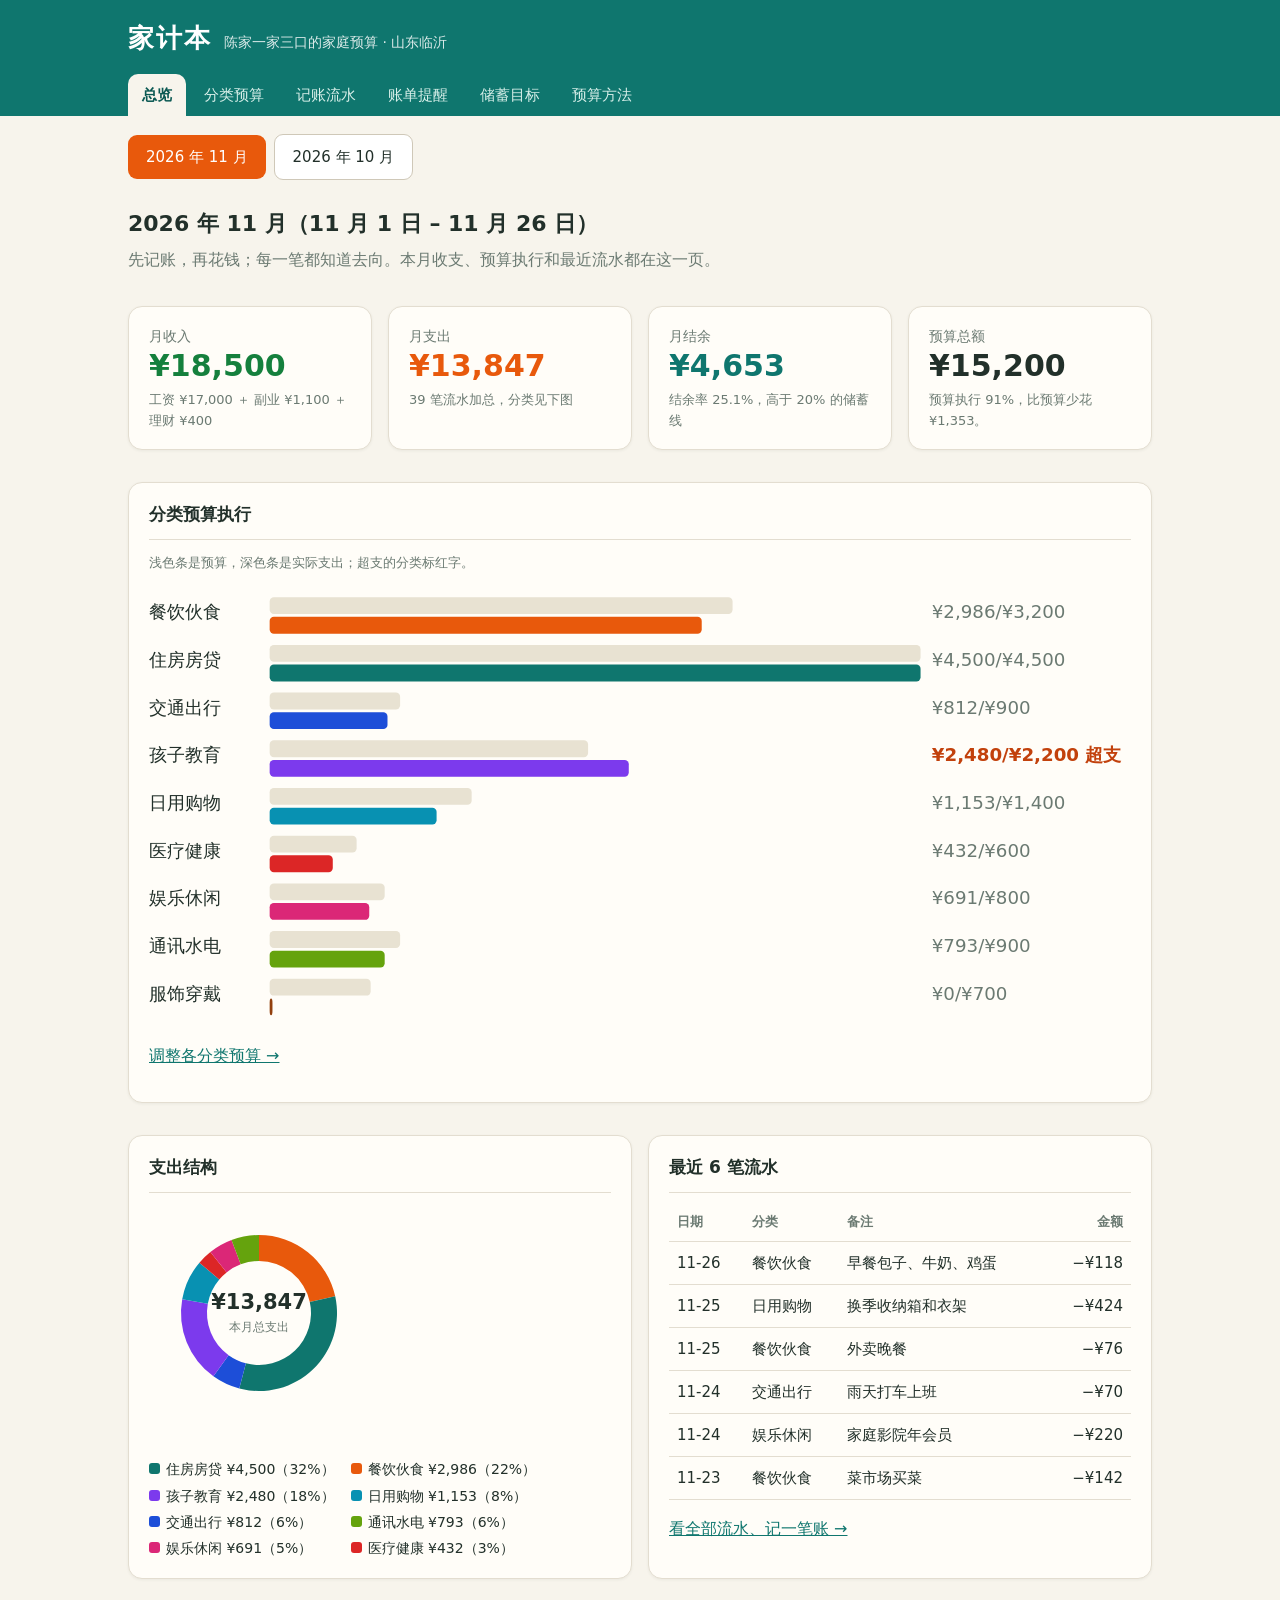
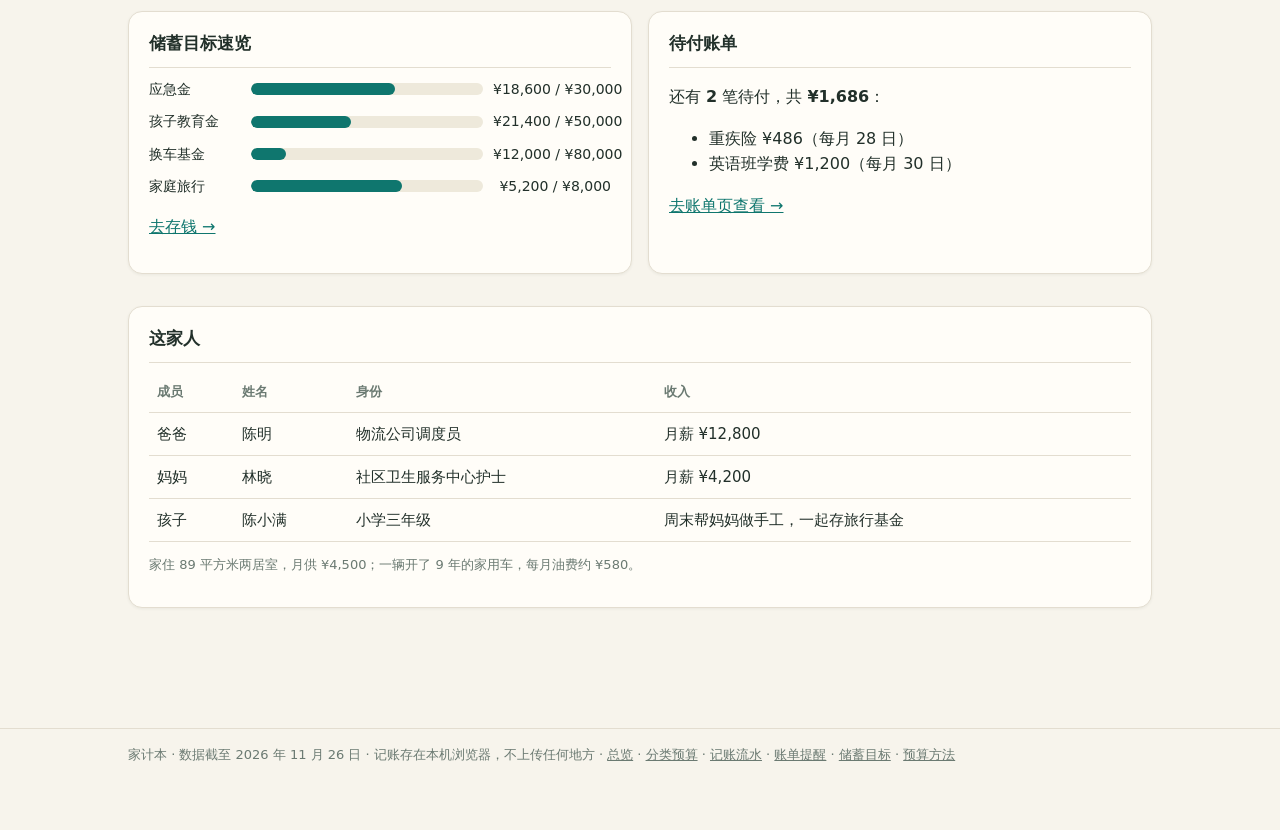
<file: app/index.html>
<!doctype html>
<html lang="zh-CN">
<head>
<meta charset="utf-8">
<meta name="viewport" content="width=device-width, initial-scale=1">
<title>家计本 · 陈家家庭预算总览</title>
<meta name="description" content="陈家一家三口的家庭预算总览：月收入、月支出、结余、分类预算执行和支出结构，数字来自 2026 年 11 月的真实记账。">
<link rel="stylesheet" href="style.css">
<script src="data.js"></script>
<script src="store.js"></script>
<script src="charts.js"></script>
<script src="overview.js" defer></script>
</head>
<body>
<header class="topbar">
  <div class="wrap">
    <div class="brand">
      <h1><a href="index.html">家计本</a></h1>
      <span class="sub">陈家一家三口的家庭预算 · 山东临沂</span>
    </div>
    <nav aria-label="主要栏目">
      <a href="index.html" aria-current="page">总览</a>
      <a href="budget.html">分类预算</a>
      <a href="records.html">记账流水</a>
      <a href="bills.html">账单提醒</a>
      <a href="goals.html">储蓄目标</a>
      <a href="guide.html">预算方法</a>
    </nav>
  </div>
</header>
<main class="wrap">
  <div class="month-switch" role="group" aria-label="选择月份">
    <button data-month="2026-11" aria-pressed="true">2026 年 11 月</button>
    <button data-month="2026-10" aria-pressed="false">2026 年 10 月</button>
  </div>
  <h2 id="monthLabel">2026 年 11 月</h2>
  <p class="lead">先记账，再花钱；每一笔都知道去向。本月收支、预算执行和最近流水都在这一页。</p>

  <div class="grid four">
    <section class="card stat"><div class="cap">月收入</div><div class="num income" id="statIncome">¥18,500</div><div class="note">工资 ¥17,000 ＋ 副业 ¥1,100 ＋ 理财 ¥400</div></section>
    <section class="card stat"><div class="cap">月支出</div><div class="num expense" id="statExpense">¥13,847</div><div class="note">39 笔流水加总，分类见下图</div></section>
    <section class="card stat"><div class="cap">月结余</div><div class="num balance" id="statBalance">¥4,653</div><div class="note">结余率 25.1%，高于 20% 的储蓄线</div></section>
    <section class="card stat"><div class="cap">预算总额</div><div class="num" id="statBudget">¥15,200</div><div class="note" id="budgetNote">预算执行 91.1%，比预算少花 ¥1,353。</div></section>
  </div>

  <section class="card">
    <h3>分类预算执行</h3>
    <p class="hint">浅色条是预算，深色条是实际支出；超支的分类标红字。</p>
    <div id="barChart"></div>
    <p><a href="budget.html">调整各分类预算 →</a></p>
  </section>

  <div class="grid two">
    <section class="card">
      <h3>支出结构</h3>
      <div class="donut-side">
        <div id="donutChart"></div>
        <ul class="legend" id="donutLegend"></ul>
      </div>
    </section>
    <section class="card">
      <h3>最近 6 笔流水</h3>
      <table>
        <thead><tr><th>日期</th><th>分类</th><th>备注</th><th class="num">金额</th></tr></thead>
        <tbody id="recentList"></tbody>
      </table>
      <p><a href="records.html">看全部流水、记一笔账 →</a></p>
    </section>
  </div>

  <div class="grid two">
    <section class="card">
      <h3>储蓄目标速览</h3>
      <div id="goalMini"></div>
      <p><a href="goals.html">去存钱 →</a></p>
    </section>
    <section class="card">
      <h3>待付账单</h3>
      <div id="billMini"></div>
    </section>
  </div>

  <section class="card">
    <h3>这家人</h3>
    <table>
      <thead><tr><th>成员</th><th>姓名</th><th>身份</th><th>收入</th></tr></thead>
      <tbody>
        <tr><td>爸爸</td><td>陈明</td><td>物流公司调度员</td><td>月薪 ¥12,800</td></tr>
        <tr><td>妈妈</td><td>林晓</td><td>社区卫生服务中心护士</td><td>月薪 ¥4,200</td></tr>
        <tr><td>孩子</td><td>陈小满</td><td>小学三年级</td><td>周末帮妈妈做手工，一起存旅行基金</td></tr>
      </tbody>
    </table>
    <p class="hint">家住 89 平方米两居室，月供 ¥4,500；一辆开了 9 年的家用车，每月油费约 ¥580。</p>
  </section>
</main>
<footer class="site"><div class="wrap">
  家计本 · 数据截至 2026 年 11 月 26 日 · 记账存在本机浏览器，不上传任何地方 ·
  <a href="index.html">总览</a> · <a href="budget.html">分类预算</a> · <a href="records.html">记账流水</a> ·
  <a href="bills.html">账单提醒</a> · <a href="goals.html">储蓄目标</a> · <a href="guide.html">预算方法</a>
</div></footer>
</body>
</html>
</file>
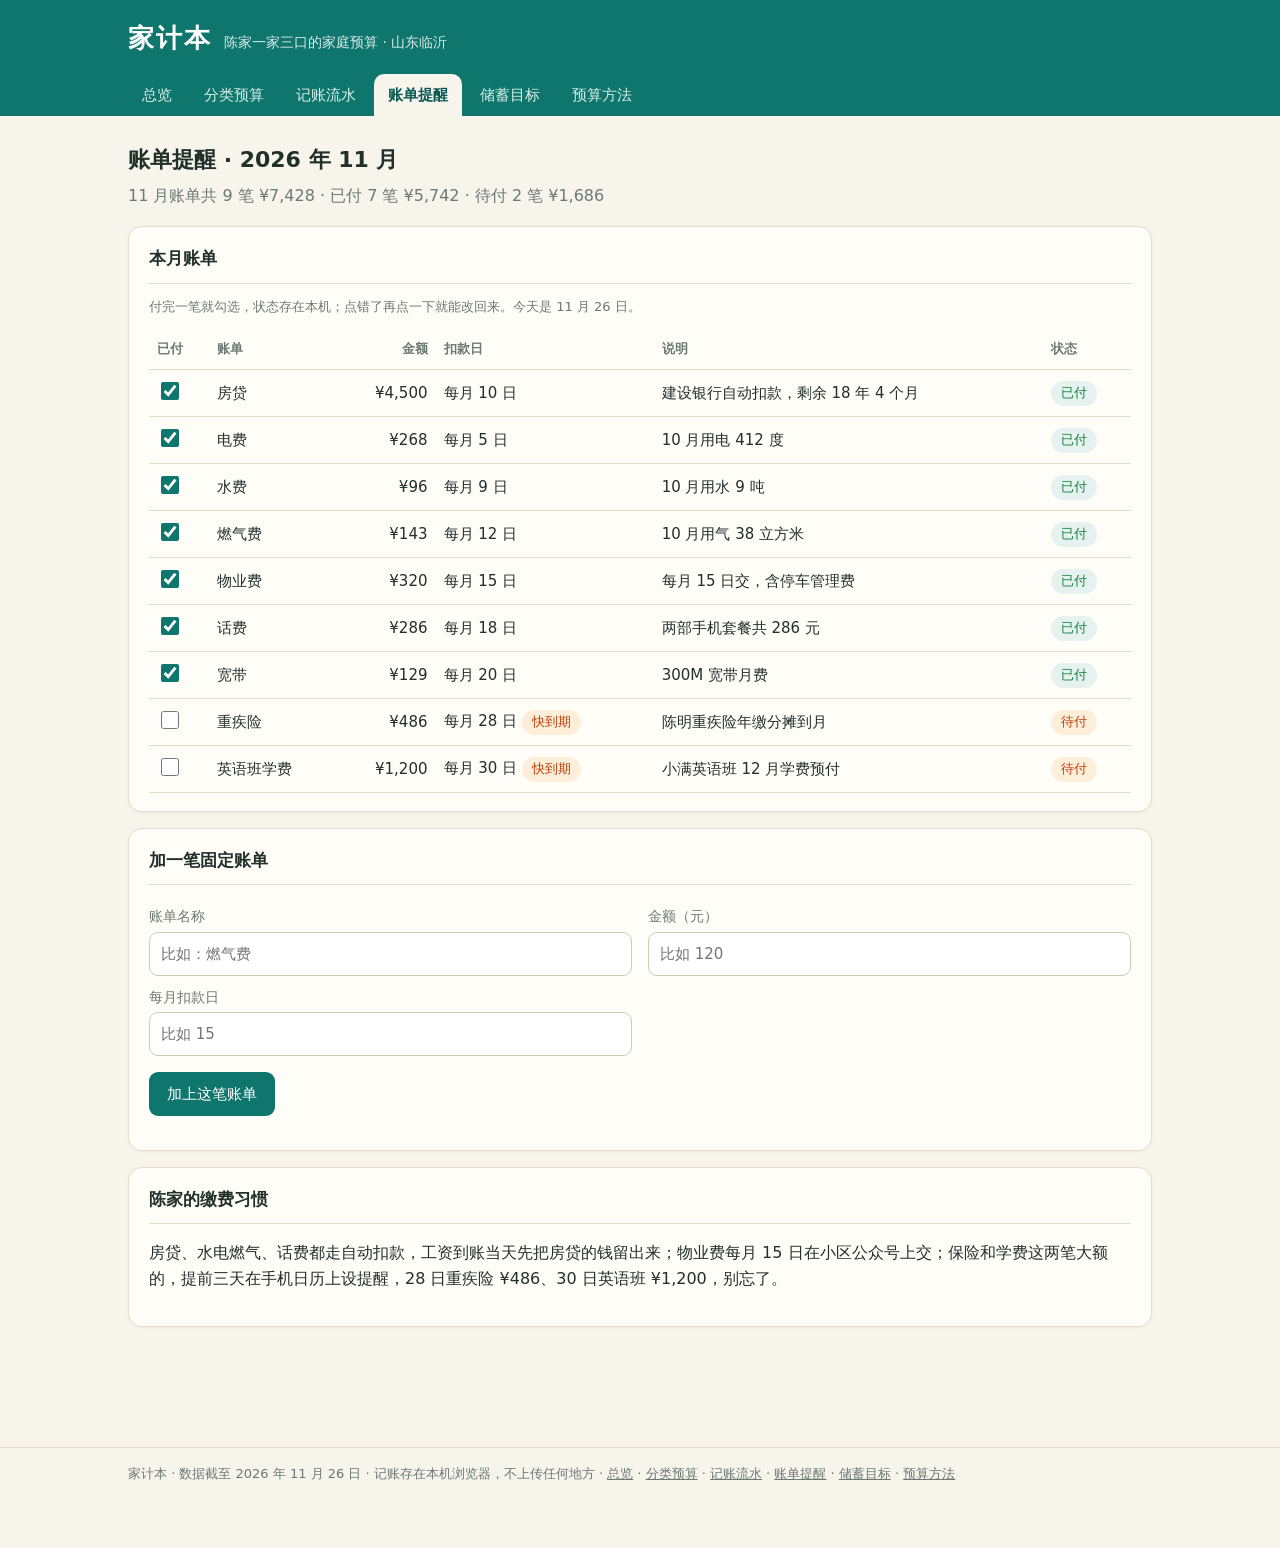
<file: app/bills.html>
<!doctype html>
<html lang="zh-CN">
<head>
<meta charset="utf-8">
<meta name="viewport" content="width=device-width, initial-scale=1">
<title>账单提醒 · 家计本</title>
<meta name="description" content="陈家每月的固定账单：房贷、水电燃气、话费宽带、物业、保险和学费，勾选即标记已付，快到期的账单会提醒。">
<link rel="stylesheet" href="style.css">
<script src="data.js"></script>
<script src="store.js"></script>
<script src="bills.js" defer></script>
</head>
<body>
<header class="topbar">
  <div class="wrap">
    <div class="brand">
      <h1><a href="index.html">家计本</a></h1>
      <span class="sub">陈家一家三口的家庭预算 · 山东临沂</span>
    </div>
    <nav aria-label="主要栏目">
      <a href="index.html">总览</a>
      <a href="budget.html">分类预算</a>
      <a href="records.html">记账流水</a>
      <a href="bills.html" aria-current="page">账单提醒</a>
      <a href="goals.html">储蓄目标</a>
      <a href="guide.html">预算方法</a>
    </nav>
  </div>
</header>
<main class="wrap">
  <h2>账单提醒 · 2026 年 11 月</h2>
  <p class="lead" id="sumLine">11 月账单共 9 笔 ¥7,428 · 已付 7 笔 ¥5,742 · 待付 2 笔 ¥1,686</p>

  <section class="card">
    <h3>本月账单</h3>
    <p class="hint">付完一笔就勾选，状态存在本机；点错了再点一下就能改回来。今天是 11 月 26 日。</p>
    <table>
      <thead><tr><th>已付</th><th>账单</th><th class="num">金额</th><th>扣款日</th><th class="hide-mobile">说明</th><th>状态</th></tr></thead>
      <tbody id="billRows"></tbody>
    </table>
  </section>

  <section class="card">
    <h3>加一笔固定账单</h3>
    <form id="addBillForm">
      <div class="form-row">
        <div>
          <label for="bName">账单名称</label>
          <input type="text" id="bName" placeholder="比如：燃气费" required>
        </div>
        <div>
          <label for="bAmount">金额（元）</label>
          <input type="number" id="bAmount" min="1" step="1" placeholder="比如 120" required>
        </div>
        <div>
          <label for="bDay">每月扣款日</label>
          <input type="number" id="bDay" min="1" max="31" step="1" placeholder="比如 15" required>
        </div>
      </div>
      <p><button type="submit">加上这笔账单</button> <span id="billMsg" class="hint"></span></p>
    </form>
  </section>

  <section class="card">
    <h3>陈家的缴费习惯</h3>
    <p>房贷、水电燃气、话费都走自动扣款，工资到账当天先把房贷的钱留出来；物业费每月 15 日在小区公众号上交；保险和学费这两笔大额的，提前三天在手机日历上设提醒，28 日重疾险 ¥486、30 日英语班 ¥1,200，别忘了。</p>
  </section>
</main>
<footer class="site"><div class="wrap">
  家计本 · 数据截至 2026 年 11 月 26 日 · 记账存在本机浏览器，不上传任何地方 ·
  <a href="index.html">总览</a> · <a href="budget.html">分类预算</a> · <a href="records.html">记账流水</a> ·
  <a href="bills.html">账单提醒</a> · <a href="goals.html">储蓄目标</a> · <a href="guide.html">预算方法</a>
</div></footer>
</body>
</html>
</file>
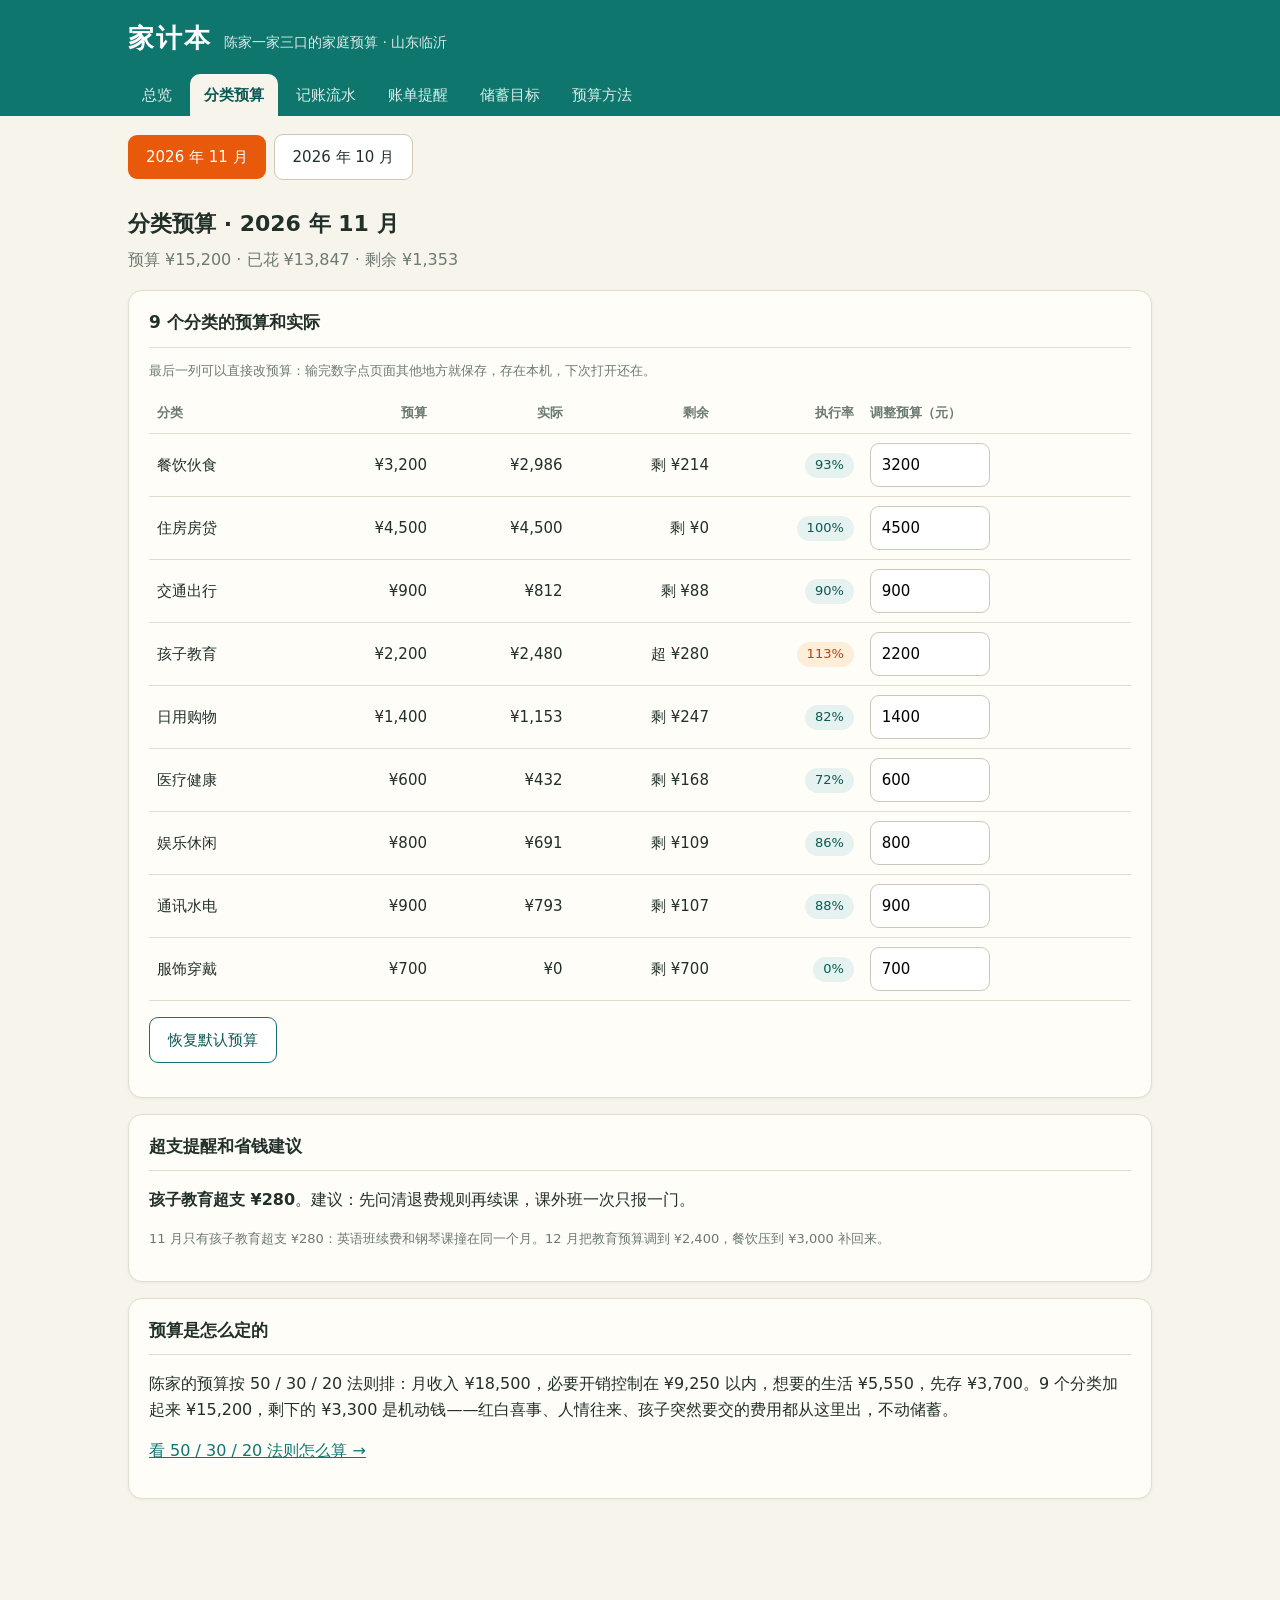
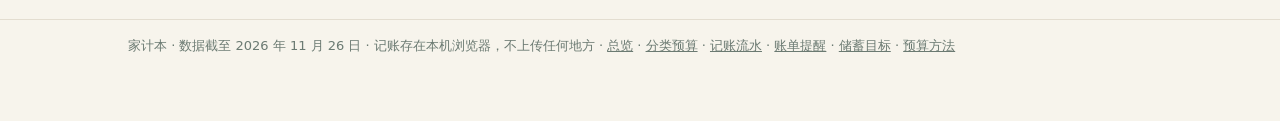
<file: app/budget.html>
<!doctype html>
<html lang="zh-CN">
<head>
<meta charset="utf-8">
<meta name="viewport" content="width=device-width, initial-scale=1">
<title>分类预算 · 家计本</title>
<meta name="description" content="陈家 9 个分类的月度预算和实际支出：餐饮、房贷、交通、教育、日用、医疗、娱乐、水电通讯、服饰，超支有提醒，预算可以自己调。">
<link rel="stylesheet" href="style.css">
<script src="data.js"></script>
<script src="store.js"></script>
<script src="budget.js" defer></script>
</head>
<body>
<header class="topbar">
  <div class="wrap">
    <div class="brand">
      <h1><a href="index.html">家计本</a></h1>
      <span class="sub">陈家一家三口的家庭预算 · 山东临沂</span>
    </div>
    <nav aria-label="主要栏目">
      <a href="index.html">总览</a>
      <a href="budget.html" aria-current="page">分类预算</a>
      <a href="records.html">记账流水</a>
      <a href="bills.html">账单提醒</a>
      <a href="goals.html">储蓄目标</a>
      <a href="guide.html">预算方法</a>
    </nav>
  </div>
</header>
<main class="wrap">
  <div class="month-switch" role="group" aria-label="选择月份">
    <button data-month="2026-11" aria-pressed="true">2026 年 11 月</button>
    <button data-month="2026-10" aria-pressed="false">2026 年 10 月</button>
  </div>
  <h2>分类预算 · <span id="monthLabel">2026 年 11 月</span></h2>
  <p class="lead" id="sumLine">预算 ¥15,200 · 已花 ¥13,847 · 剩余 ¥1,353</p>

  <section class="card">
    <h3>9 个分类的预算和实际</h3>
    <p class="hint">最后一列可以直接改预算：输完数字点页面其他地方就保存，存在本机，下次打开还在。</p>
    <table>
      <thead><tr><th>分类</th><th class="num">预算</th><th class="num">实际</th><th class="num">剩余</th><th class="num">执行率</th><th>调整预算（元）</th></tr></thead>
      <tbody id="budgetTable"></tbody>
    </table>
    <p><button class="ghost" id="resetBudgets" type="button">恢复默认预算</button></p>
  </section>

  <section class="card">
    <h3>超支提醒和省钱建议</h3>
    <div id="advice"></div>
    <p class="hint">11 月只有孩子教育超支 ¥280：英语班续费和钢琴课撞在同一个月。12 月把教育预算调到 ¥2,400，餐饮压到 ¥3,000 补回来。</p>
  </section>

  <section class="card">
    <h3>预算是怎么定的</h3>
    <p>陈家的预算按 50 / 30 / 20 法则排：月收入 ¥18,500，必要开销控制在 ¥9,250 以内，想要的生活 ¥5,550，先存 ¥3,700。9 个分类加起来 ¥15,200，剩下的 ¥3,300 是机动钱——红白喜事、人情往来、孩子突然要交的费用都从这里出，不动储蓄。</p>
    <p><a href="guide.html">看 50 / 30 / 20 法则怎么算 →</a></p>
  </section>
</main>
<footer class="site"><div class="wrap">
  家计本 · 数据截至 2026 年 11 月 26 日 · 记账存在本机浏览器，不上传任何地方 ·
  <a href="index.html">总览</a> · <a href="budget.html">分类预算</a> · <a href="records.html">记账流水</a> ·
  <a href="bills.html">账单提醒</a> · <a href="goals.html">储蓄目标</a> · <a href="guide.html">预算方法</a>
</div></footer>
</body>
</html>
</file>
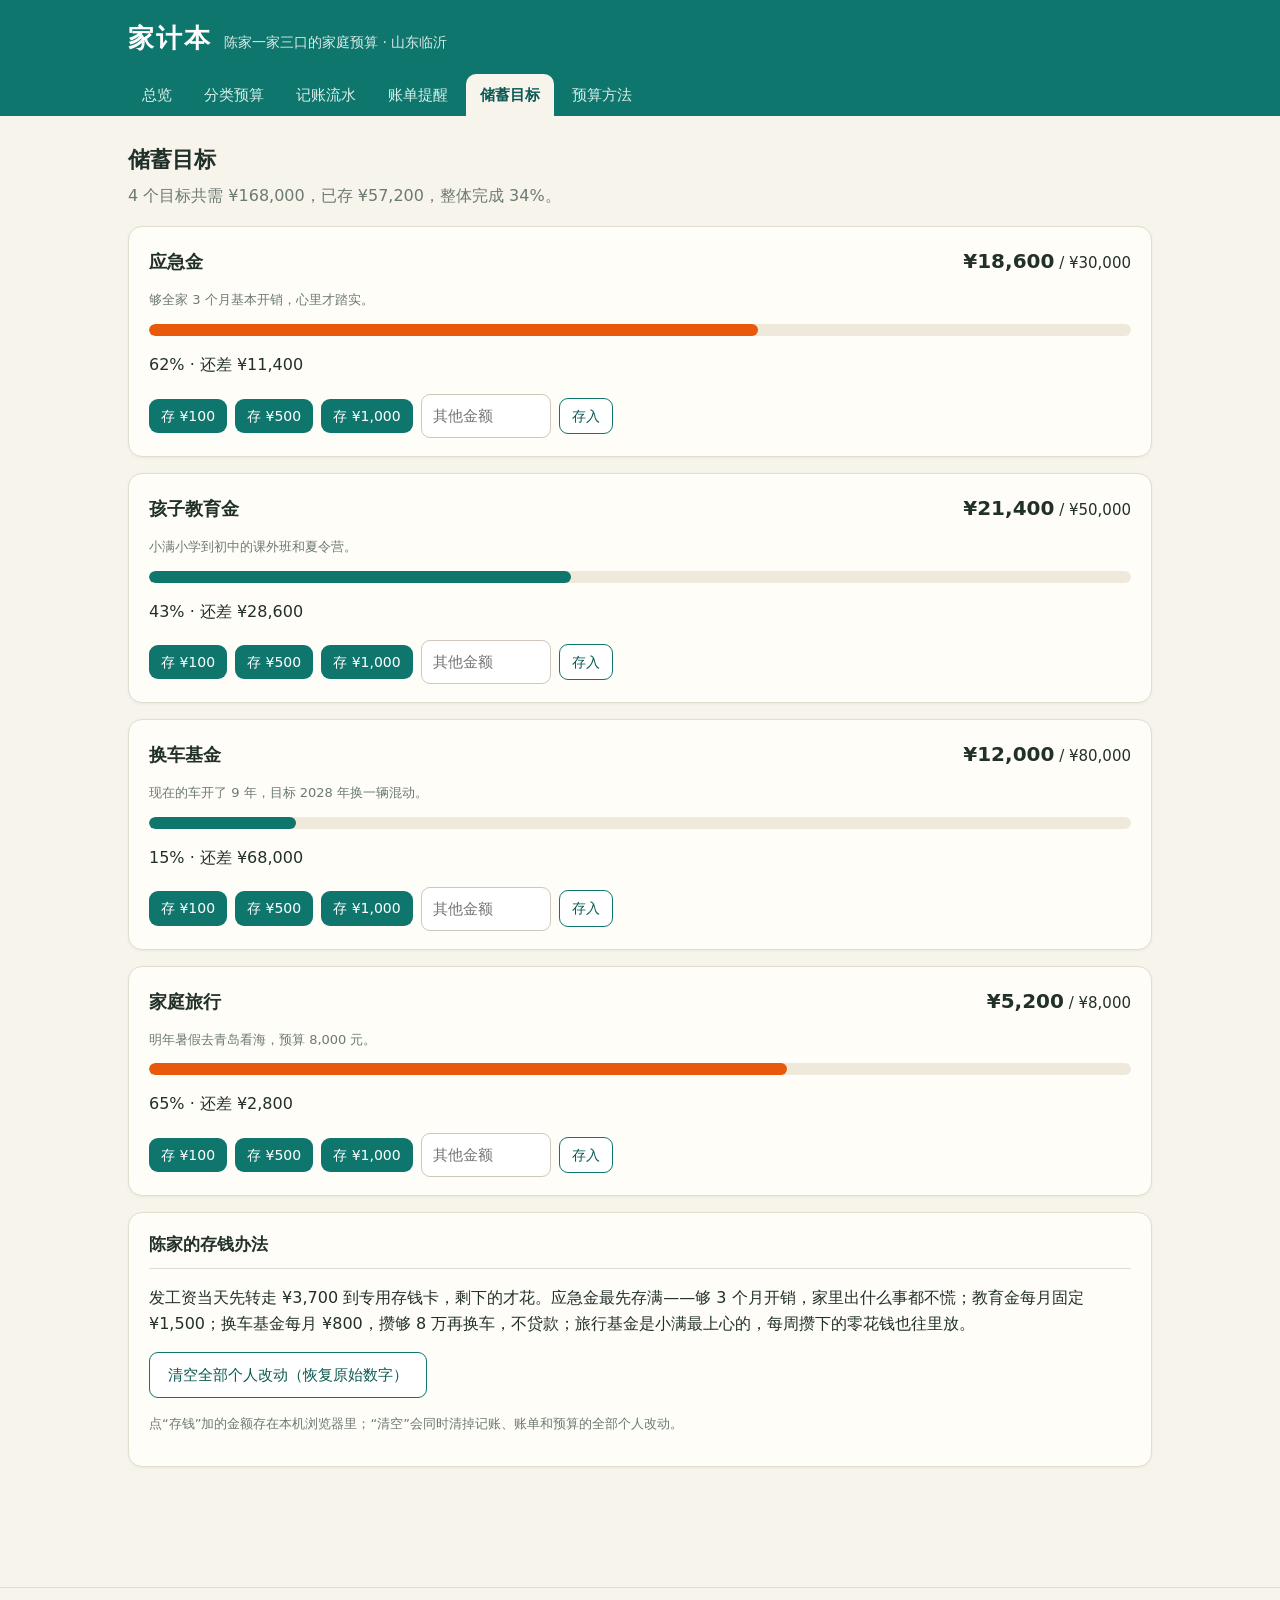
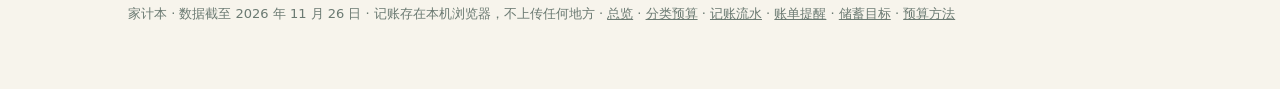
<file: app/goals.html>
<!doctype html>
<html lang="zh-CN">
<head>
<meta charset="utf-8">
<meta name="viewport" content="width=device-width, initial-scale=1">
<title>储蓄目标 · 家计本</title>
<meta name="description" content="陈家 4 个储蓄目标的进度：应急金、孩子教育金、换车基金和家庭旅行，点一下就能存一笔钱。">
<link rel="stylesheet" href="style.css">
<script src="data.js"></script>
<script src="store.js"></script>
<script src="goals.js" defer></script>
</head>
<body>
<header class="topbar">
  <div class="wrap">
    <div class="brand">
      <h1><a href="index.html">家计本</a></h1>
      <span class="sub">陈家一家三口的家庭预算 · 山东临沂</span>
    </div>
    <nav aria-label="主要栏目">
      <a href="index.html">总览</a>
      <a href="budget.html">分类预算</a>
      <a href="records.html">记账流水</a>
      <a href="bills.html">账单提醒</a>
      <a href="goals.html" aria-current="page">储蓄目标</a>
      <a href="guide.html">预算方法</a>
    </nav>
  </div>
</header>
<main class="wrap">
  <h2>储蓄目标</h2>
  <p class="lead" id="sumLine">4 个目标共需 ¥168,000，已存 ¥57,200，整体完成 34%。</p>

  <div id="goalList"></div>

  <section class="card">
    <h3>陈家的存钱办法</h3>
    <p>发工资当天先转走 ¥3,700 到专用存钱卡，剩下的才花。应急金最先存满——够 3 个月开销，家里出什么事都不慌；教育金每月固定 ¥1,500；换车基金每月 ¥800，攒够 8 万再换车，不贷款；旅行基金是小满最上心的，每周攒下的零花钱也往里放。</p>
    <p><button class="ghost" id="resetGoals" type="button">清空全部个人改动（恢复原始数字）</button></p>
    <p class="hint">点“存钱”加的金额存在本机浏览器里；“清空”会同时清掉记账、账单和预算的全部个人改动。</p>
  </section>
</main>
<footer class="site"><div class="wrap">
  家计本 · 数据截至 2026 年 11 月 26 日 · 记账存在本机浏览器，不上传任何地方 ·
  <a href="index.html">总览</a> · <a href="budget.html">分类预算</a> · <a href="records.html">记账流水</a> ·
  <a href="bills.html">账单提醒</a> · <a href="goals.html">储蓄目标</a> · <a href="guide.html">预算方法</a>
</div></footer>
</body>
</html>
</file>
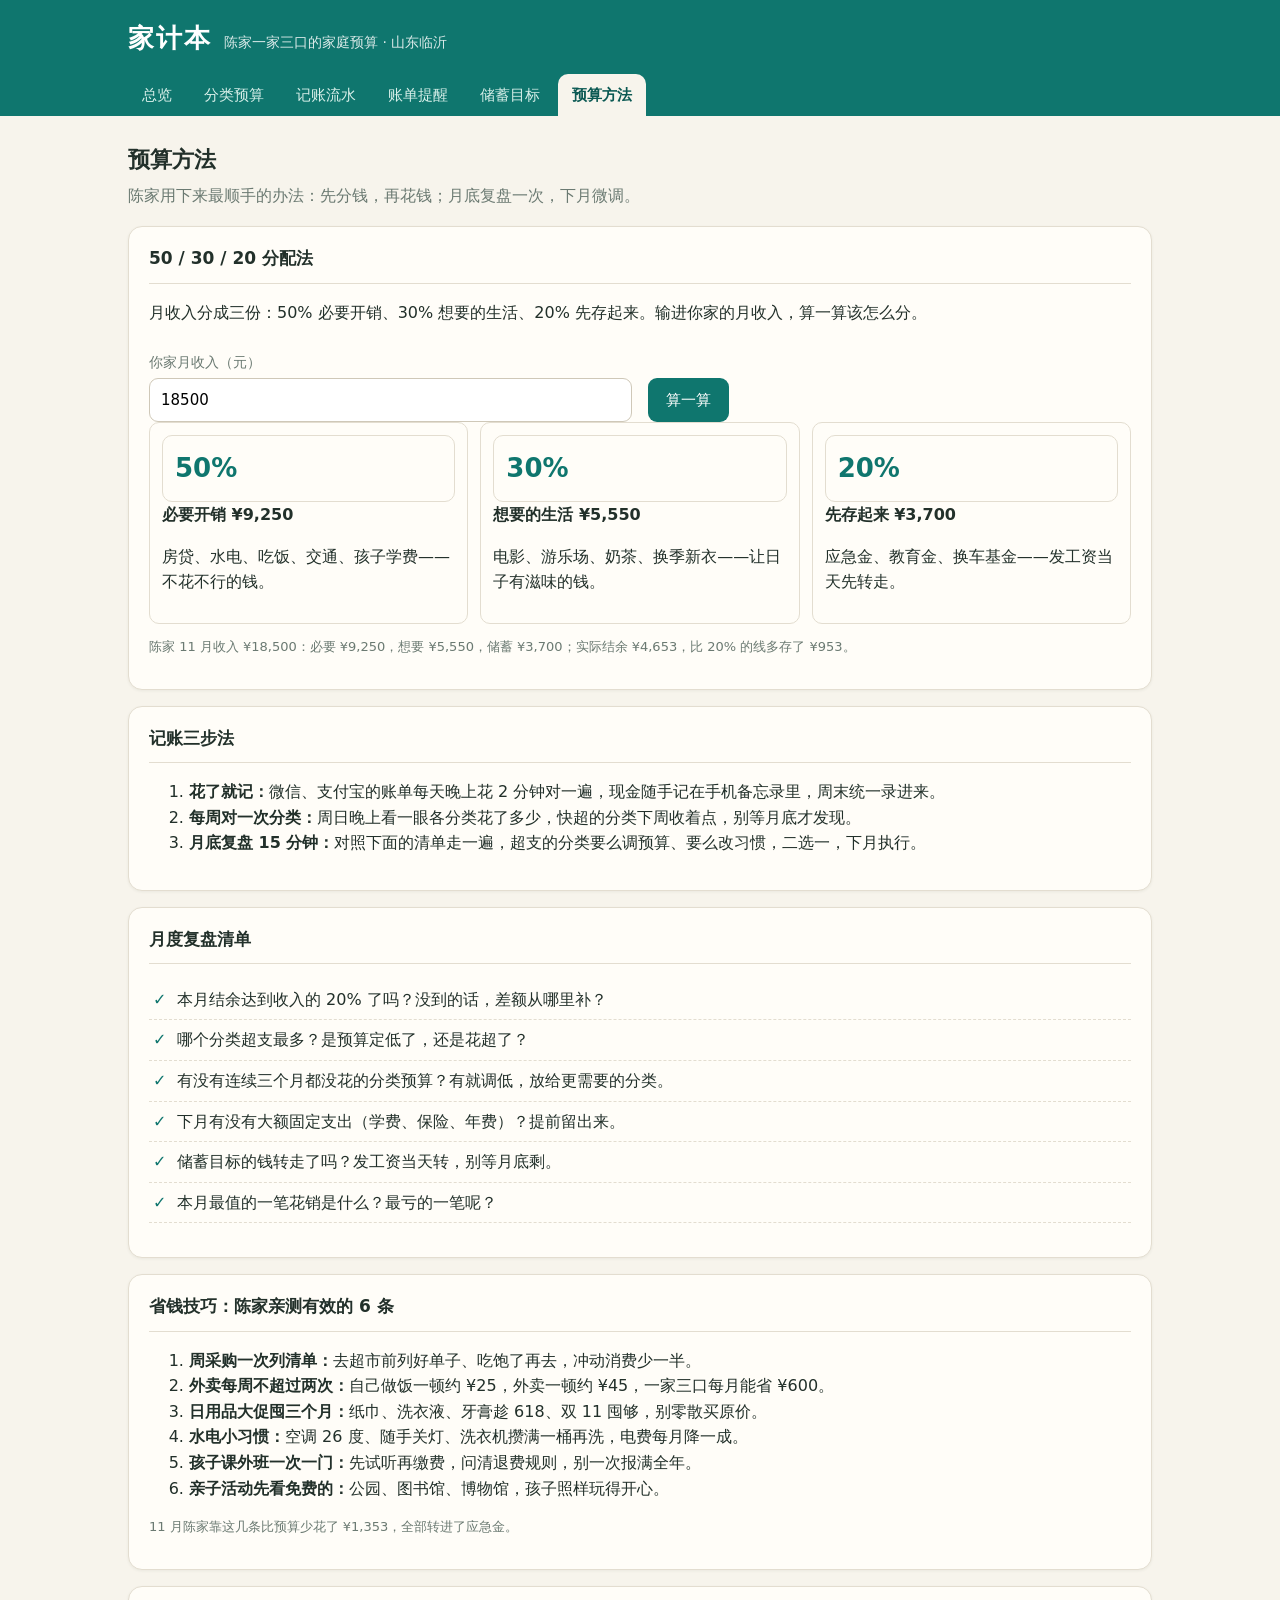
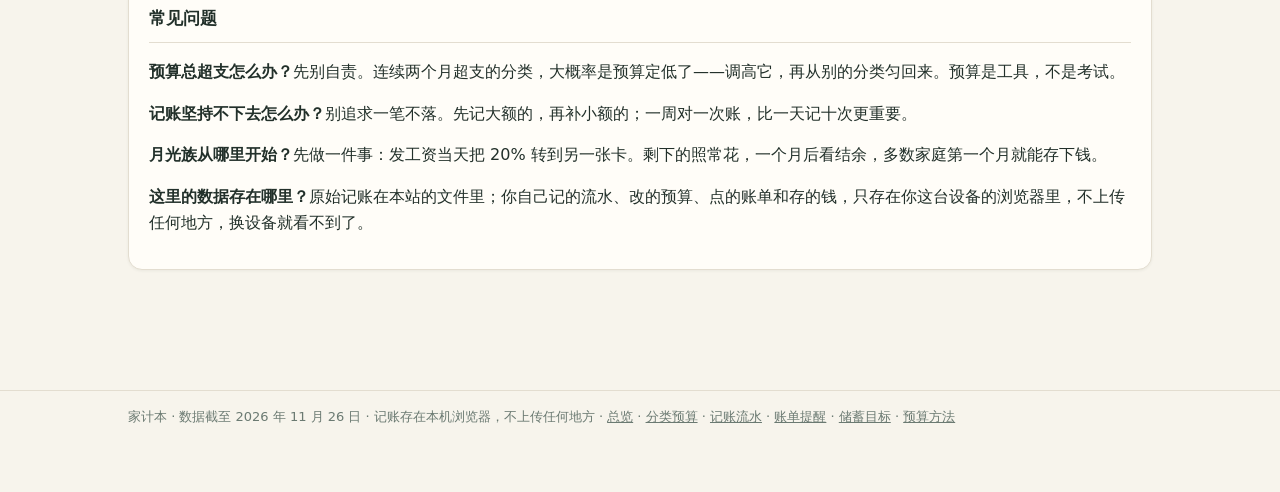
<file: app/guide.html>
<!doctype html>
<html lang="zh-CN">
<head>
<meta charset="utf-8">
<meta name="viewport" content="width=device-width, initial-scale=1">
<title>预算方法 · 家计本</title>
<meta name="description" content="陈家用的家庭预算方法：50 / 30 / 20 分配法、记账三步法、月度复盘清单和省钱技巧，附月收入分配计算器。">
<link rel="stylesheet" href="style.css">
<script src="data.js"></script>
<script src="guide.js" defer></script>
</head>
<body>
<header class="topbar">
  <div class="wrap">
    <div class="brand">
      <h1><a href="index.html">家计本</a></h1>
      <span class="sub">陈家一家三口的家庭预算 · 山东临沂</span>
    </div>
    <nav aria-label="主要栏目">
      <a href="index.html">总览</a>
      <a href="budget.html">分类预算</a>
      <a href="records.html">记账流水</a>
      <a href="bills.html">账单提醒</a>
      <a href="goals.html">储蓄目标</a>
      <a href="guide.html" aria-current="page">预算方法</a>
    </nav>
  </div>
</header>
<main class="wrap">
  <h2>预算方法</h2>
  <p class="lead">陈家用下来最顺手的办法：先分钱，再花钱；月底复盘一次，下月微调。</p>

  <section class="card">
    <h3>50 / 30 / 20 分配法</h3>
    <p>月收入分成三份：50% 必要开销、30% 想要的生活、20% 先存起来。输进你家的月收入，算一算该怎么分。</p>
    <div class="form-row">
      <div>
        <label for="calcIncome">你家月收入（元）</label>
        <input type="number" id="calcIncome" min="1" step="100" value="18500">
      </div>
      <div>
        <label>&nbsp;</label>
        <button id="calcBtn" type="button">算一算</button>
      </div>
    </div>
    <div id="calcResult"></div>
  </section>

  <section class="card">
    <h3>记账三步法</h3>
    <ol>
      <li><b>花了就记：</b>微信、支付宝的账单每天晚上花 2 分钟对一遍，现金随手记在手机备忘录里，周末统一录进来。</li>
      <li><b>每周对一次分类：</b>周日晚上看一眼各分类花了多少，快超的分类下周收着点，别等月底才发现。</li>
      <li><b>月底复盘 15 分钟：</b>对照下面的清单走一遍，超支的分类要么调预算、要么改习惯，二选一，下月执行。</li>
    </ol>
  </section>

  <section class="card">
    <h3>月度复盘清单</h3>
    <ul class="checklist">
      <li>本月结余达到收入的 20% 了吗？没到的话，差额从哪里补？</li>
      <li>哪个分类超支最多？是预算定低了，还是花超了？</li>
      <li>有没有连续三个月都没花的分类预算？有就调低，放给更需要的分类。</li>
      <li>下月有没有大额固定支出（学费、保险、年费）？提前留出来。</li>
      <li>储蓄目标的钱转走了吗？发工资当天转，别等月底剩。</li>
      <li>本月最值的一笔花销是什么？最亏的一笔呢？</li>
    </ul>
  </section>

  <section class="card">
    <h3>省钱技巧：陈家亲测有效的 6 条</h3>
    <ol>
      <li><b>周采购一次列清单：</b>去超市前列好单子、吃饱了再去，冲动消费少一半。</li>
      <li><b>外卖每周不超过两次：</b>自己做饭一顿约 ¥25，外卖一顿约 ¥45，一家三口每月能省 ¥600。</li>
      <li><b>日用品大促囤三个月：</b>纸巾、洗衣液、牙膏趁 618、双 11 囤够，别零散买原价。</li>
      <li><b>水电小习惯：</b>空调 26 度、随手关灯、洗衣机攒满一桶再洗，电费每月降一成。</li>
      <li><b>孩子课外班一次一门：</b>先试听再缴费，问清退费规则，别一次报满全年。</li>
      <li><b>亲子活动先看免费的：</b>公园、图书馆、博物馆，孩子照样玩得开心。</li>
    </ol>
    <p class="hint">11 月陈家靠这几条比预算少花了 ¥1,353，全部转进了应急金。</p>
  </section>

  <section class="card">
    <h3>常见问题</h3>
    <p><b>预算总超支怎么办？</b>先别自责。连续两个月超支的分类，大概率是预算定低了——调高它，再从别的分类匀回来。预算是工具，不是考试。</p>
    <p><b>记账坚持不下去怎么办？</b>别追求一笔不落。先记大额的，再补小额的；一周对一次账，比一天记十次更重要。</p>
    <p><b>月光族从哪里开始？</b>先做一件事：发工资当天把 20% 转到另一张卡。剩下的照常花，一个月后看结余，多数家庭第一个月就能存下钱。</p>
    <p><b>这里的数据存在哪里？</b>原始记账在本站的文件里；你自己记的流水、改的预算、点的账单和存的钱，只存在你这台设备的浏览器里，不上传任何地方，换设备就看不到了。</p>
  </section>
</main>
<footer class="site"><div class="wrap">
  家计本 · 数据截至 2026 年 11 月 26 日 · 记账存在本机浏览器，不上传任何地方 ·
  <a href="index.html">总览</a> · <a href="budget.html">分类预算</a> · <a href="records.html">记账流水</a> ·
  <a href="bills.html">账单提醒</a> · <a href="goals.html">储蓄目标</a> · <a href="guide.html">预算方法</a>
</div></footer>
</body>
</html>
</file>
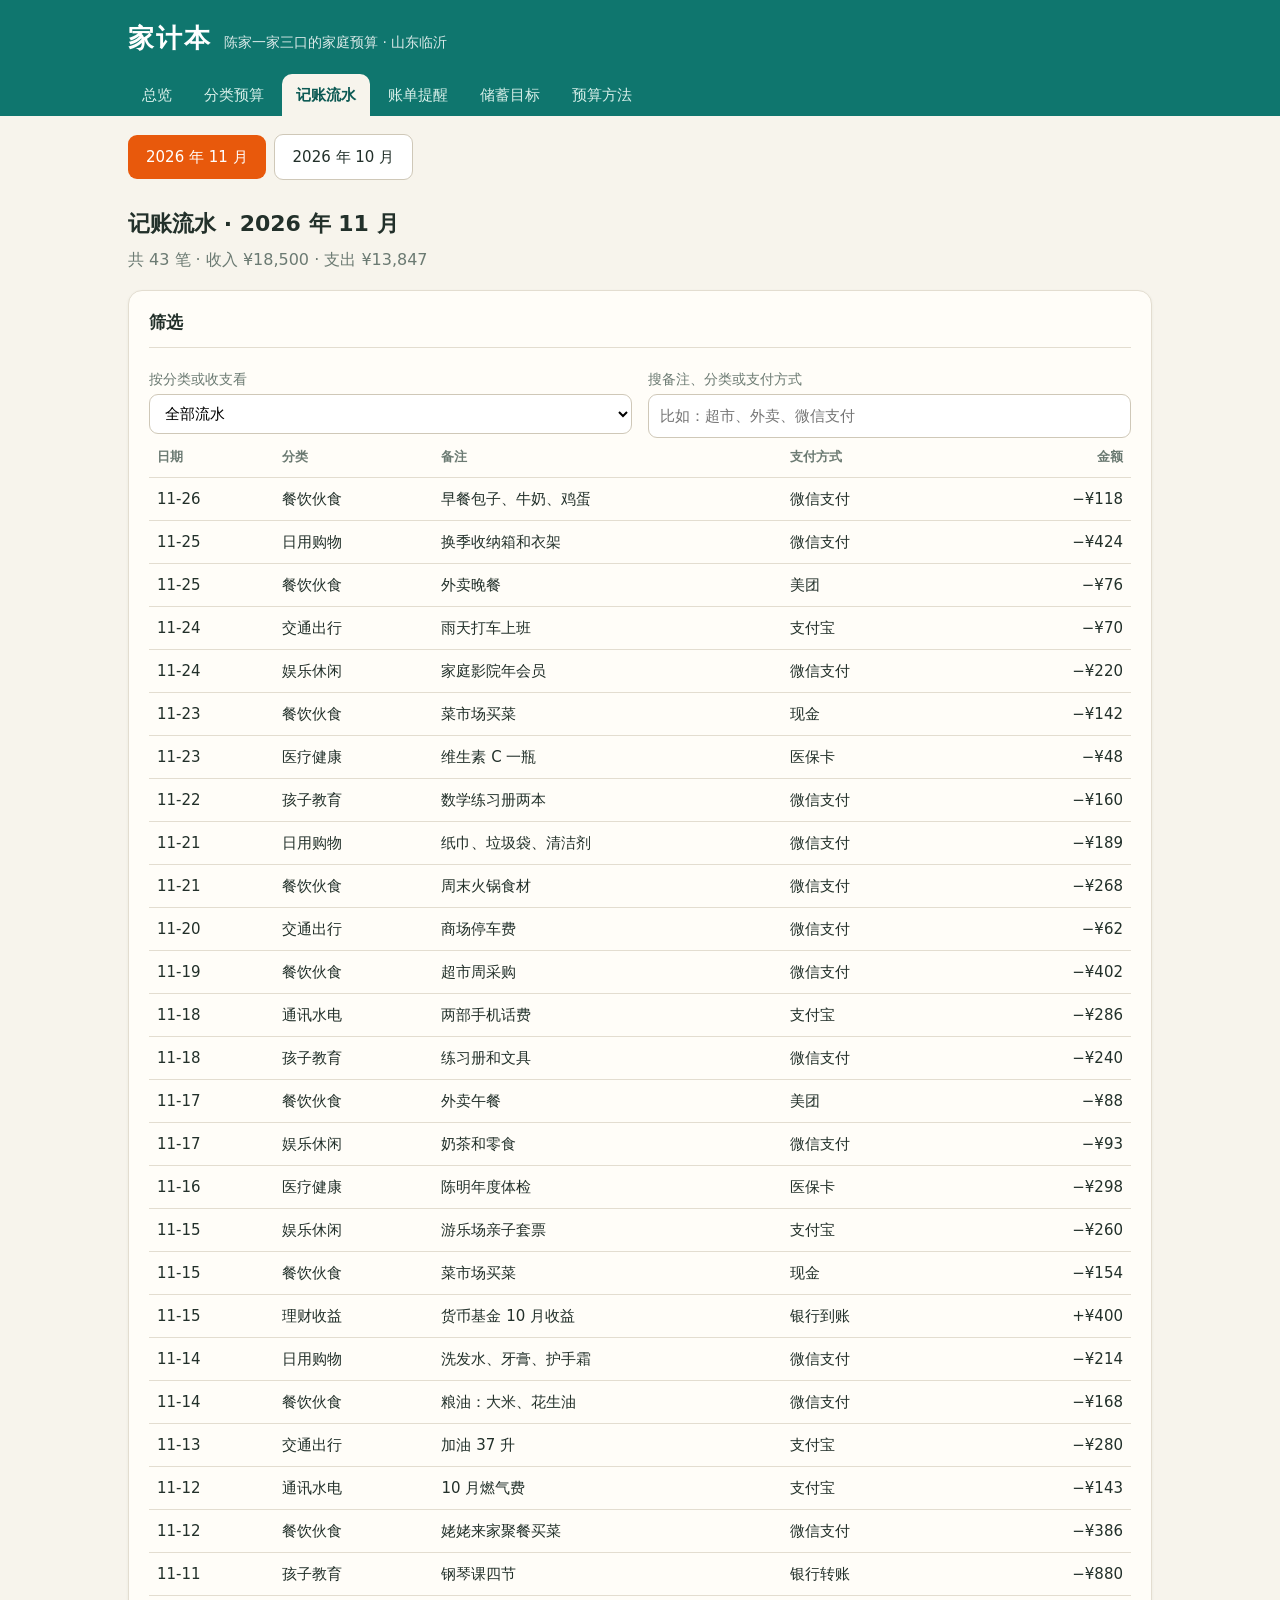
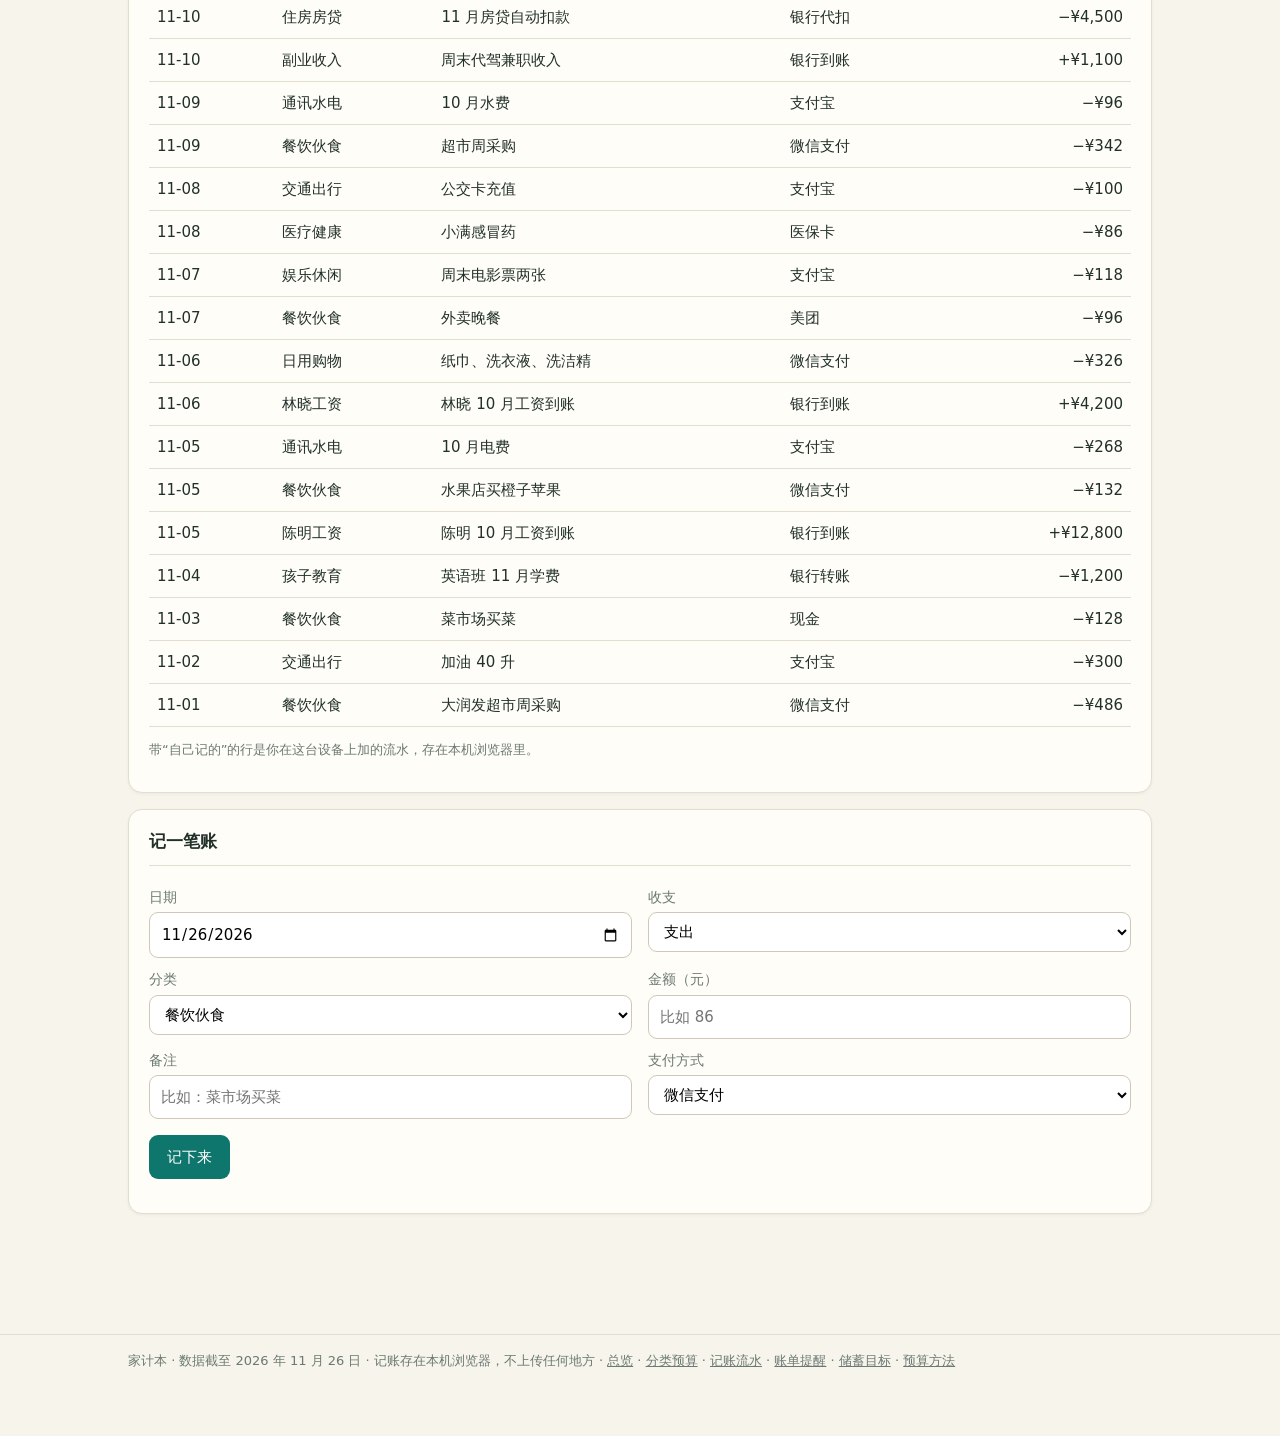
<file: app/records.html>
<!doctype html>
<html lang="zh-CN">
<head>
<meta charset="utf-8">
<meta name="viewport" content="width=device-width, initial-scale=1">
<title>记账流水 · 家计本</title>
<meta name="description" content="陈家 2026 年 11 月的每一笔收支流水：按分类筛选、按关键字搜索，也可以自己记一笔账。">
<link rel="stylesheet" href="style.css">
<script src="data.js"></script>
<script src="store.js"></script>
<script src="records.js" defer></script>
</head>
<body>
<header class="topbar">
  <div class="wrap">
    <div class="brand">
      <h1><a href="index.html">家计本</a></h1>
      <span class="sub">陈家一家三口的家庭预算 · 山东临沂</span>
    </div>
    <nav aria-label="主要栏目">
      <a href="index.html">总览</a>
      <a href="budget.html">分类预算</a>
      <a href="records.html" aria-current="page">记账流水</a>
      <a href="bills.html">账单提醒</a>
      <a href="goals.html">储蓄目标</a>
      <a href="guide.html">预算方法</a>
    </nav>
  </div>
</header>
<main class="wrap">
  <div class="month-switch" role="group" aria-label="选择月份">
    <button data-month="2026-11" aria-pressed="true">2026 年 11 月</button>
    <button data-month="2026-10" aria-pressed="false">2026 年 10 月</button>
  </div>
  <h2>记账流水 · <span id="monthLabel">2026 年 11 月</span></h2>
  <p class="lead" id="sumLine">共 43 笔 · 收入 ¥18,500 · 支出 ¥13,847</p>

  <section class="card">
    <h3>筛选</h3>
    <div class="form-row">
      <div>
        <label for="catFilter">按分类或收支看</label>
        <select id="catFilter">
          <option value="all">全部流水</option>
          <option value="in">只看收入</option>
          <option value="out">只看支出</option>
          <option value="food">餐饮伙食</option>
          <option value="housing">住房房贷</option>
          <option value="transport">交通出行</option>
          <option value="edu">孩子教育</option>
          <option value="daily">日用购物</option>
          <option value="health">医疗健康</option>
          <option value="fun">娱乐休闲</option>
          <option value="utility">通讯水电</option>
          <option value="clothing">服饰穿戴</option>
        </select>
      </div>
      <div>
        <label for="searchBox">搜备注、分类或支付方式</label>
        <input type="text" id="searchBox" placeholder="比如：超市、外卖、微信支付">
      </div>
    </div>
    <table>
      <thead><tr><th>日期</th><th>分类</th><th>备注</th><th class="hide-mobile">支付方式</th><th class="num">金额</th></tr></thead>
      <tbody id="recordRows"></tbody>
    </table>
    <p class="hint">带“自己记的”的行是你在这台设备上加的流水，存在本机浏览器里。</p>
  </section>

  <section class="card">
    <h3>记一笔账</h3>
    <form id="addForm">
      <div class="form-row">
        <div>
          <label for="fDate">日期</label>
          <input type="date" id="fDate" value="2026-11-26" required>
        </div>
        <div>
          <label for="fKind">收支</label>
          <select id="fKind"><option value="out">支出</option><option value="in">收入</option></select>
        </div>
        <div>
          <label for="fCat">分类</label>
          <select id="fCat"></select>
        </div>
        <div>
          <label for="fAmount">金额（元）</label>
          <input type="number" id="fAmount" min="1" step="1" placeholder="比如 86" required>
        </div>
        <div>
          <label for="fNote">备注</label>
          <input type="text" id="fNote" placeholder="比如：菜市场买菜" required>
        </div>
        <div>
          <label for="fMethod">支付方式</label>
          <select id="fMethod">
            <option>微信支付</option><option>支付宝</option><option>现金</option>
            <option>银行卡</option><option>银行转账</option><option>医保卡</option>
            <option>美团</option><option>银行到账</option>
          </select>
        </div>
      </div>
      <p><button type="submit">记下来</button> <span id="formMsg" class="hint"></span></p>
    </form>
  </section>
</main>
<footer class="site"><div class="wrap">
  家计本 · 数据截至 2026 年 11 月 26 日 · 记账存在本机浏览器，不上传任何地方 ·
  <a href="index.html">总览</a> · <a href="budget.html">分类预算</a> · <a href="records.html">记账流水</a> ·
  <a href="bills.html">账单提醒</a> · <a href="goals.html">储蓄目标</a> · <a href="guide.html">预算方法</a>
</div></footer>
</body>
</html>
</file>
<file: app/style.css>
/* 家计本：暖纸底 + 墨绿主色 + 柿子橙点缀，一家三口的家庭账本。 */
:root {
  --paper: #f7f4ec;
  --card: #fffdf8;
  --ink: #22302a;
  --muted: #6b7a72;
  --line: #e3ddd0;
  --teal: #0f766e;
  --teal-dark: #0b5953;
  --amber: #e8590c;
  --red: #c2410c;
  --green: #15803d;
  --radius: 14px;
}

* { box-sizing: border-box; }

body {
  margin: 0;
  background: var(--paper);
  color: var(--ink);
  font: 16px/1.6 "PingFang SC", "Hiragino Sans GB", "Microsoft YaHei", system-ui, sans-serif;
}

a { color: var(--teal); }
a:hover { color: var(--teal-dark); }

.wrap { max-width: 1060px; margin: 0 auto; padding: 0 18px 64px; }

/* 顶栏 */
.topbar {
  background: var(--teal);
  color: #fff;
  padding: 18px 0 0;
}
.topbar .wrap { padding-bottom: 0; }
.brand { display: flex; align-items: baseline; gap: 12px; flex-wrap: wrap; }
.brand a { color: #fff; text-decoration: none; }
.brand h1 { font-size: 26px; margin: 0; letter-spacing: 2px; }
.brand .sub { font-size: 14px; opacity: .85; }
nav { display: flex; gap: 4px; flex-wrap: wrap; margin-top: 14px; }
nav a {
  color: #d7efe9;
  text-decoration: none;
  padding: 9px 14px;
  border-radius: 10px 10px 0 0;
  font-size: 15px;
}
nav a:hover { background: rgba(255, 255, 255, .14); color: #fff; }
nav a[aria-current="page"] { background: var(--paper); color: var(--teal-dark); font-weight: 700; }

/* 卡片与标题 */
h2 { font-size: 22px; margin: 26px 0 6px; }
h3 { font-size: 17px; margin: 0 0 10px; }
.lead { color: var(--muted); margin: 0 0 18px; }
.card {
  background: var(--card);
  border: 1px solid var(--line);
  border-radius: var(--radius);
  padding: 18px 20px;
  margin: 16px 0;
  box-shadow: 0 1px 3px rgba(34, 48, 42, .06);
}
.card h3 { border-bottom: 1px solid var(--line); padding-bottom: 10px; }

.grid { display: grid; gap: 16px; }
.grid.two { grid-template-columns: 1fr 1fr; }
.grid.three { grid-template-columns: repeat(3, 1fr); }
.grid.four { grid-template-columns: repeat(4, 1fr); }

/* 数字卡片 */
.stat .num { font-size: 30px; font-weight: 800; line-height: 1.2; }
.stat .num.income { color: var(--green); }
.stat .num.expense { color: var(--amber); }
.stat .num.balance { color: var(--teal); }
.stat .cap { color: var(--muted); font-size: 14px; }
.stat .note { font-size: 13px; color: var(--muted); margin-top: 6px; }

/* 进度条 */
.bar { height: 12px; background: #eee9db; border-radius: 6px; overflow: hidden; }
.bar > i { display: block; height: 100%; background: var(--teal); border-radius: 6px; }
.bar > i.warn { background: var(--amber); }
.bar > i.over { background: var(--red); }
.bar-row { display: grid; grid-template-columns: 92px 1fr 118px; gap: 10px; align-items: center; margin: 10px 0; font-size: 14px; }
.bar-row .amt { text-align: right; white-space: nowrap; }
.bar-row .amt b { font-weight: 700; }
.over-tag { color: var(--red); font-weight: 700; font-size: 13px; }

/* 表格 */
table { width: 100%; border-collapse: collapse; font-size: 15px; }
th, td { padding: 9px 8px; border-bottom: 1px solid var(--line); text-align: left; }
th { color: var(--muted); font-size: 13px; }
td.num, th.num { text-align: right; font-variant-numeric: tabular-nums; white-space: nowrap; }
tr.mine td:first-child::after { content: " 自己记的"; color: var(--teal); font-size: 12px; }
#budgetTable input { width: 120px; }
.pill { display: inline-block; padding: 2px 10px; border-radius: 20px; font-size: 13px; background: #e6f2ef; color: var(--teal-dark); }
.pill.paid { background: #e6f2ef; color: var(--green); }
.pill.unpaid { background: #fdeeda; color: var(--red); }
.pill.over { background: #fdeeda; color: var(--red); }

/* 图表 */
.chart { width: 100%; height: auto; display: block; }
.chart-label { font-size: 13px; fill: var(--ink); }
.chart-value { font-size: 13px; fill: var(--muted); }
.chart-value.over { fill: var(--red); font-weight: 700; }
.chart-budget-bar { fill: #e8e2d2; }
.donut-total { font-size: 21px; font-weight: 800; fill: var(--ink); }
.donut-label { font-size: 12px; fill: var(--muted); }
.legend { list-style: none; padding: 0; margin: 8px 0 0; display: grid; grid-template-columns: 1fr 1fr; gap: 4px 16px; font-size: 14px; }
.legend .dot { display: inline-block; width: 11px; height: 11px; border-radius: 3px; margin-right: 6px; }
.donut-side { display: flex; gap: 20px; align-items: center; flex-wrap: wrap; }
.donut-side .donut { width: 220px; flex: none; }

/* 表单与按钮 */
label { display: block; font-size: 14px; color: var(--muted); margin: 10px 0 4px; }
input[type="number"], input[type="text"], input[type="date"], select {
  width: 100%;
  padding: 9px 11px;
  border: 1px solid #cfc8b8;
  border-radius: 9px;
  font: inherit;
  font-size: 15px;
  background: #fff;
}
input[type="checkbox"] { width: 18px; height: 18px; accent-color: var(--teal); }
button, .btn {
  background: var(--teal);
  color: #fff;
  border: none;
  border-radius: 9px;
  padding: 10px 18px;
  font: inherit;
  font-size: 15px;
  cursor: pointer;
  text-decoration: none;
  display: inline-block;
}
button:hover, .btn:hover { background: var(--teal-dark); }
button.ghost { background: #fff; color: var(--teal-dark); border: 1px solid var(--teal); }
button.small { padding: 6px 12px; font-size: 14px; }
.form-row { display: grid; grid-template-columns: 1fr 1fr; gap: 0 16px; }
.hint { font-size: 13px; color: var(--muted); }
.ok { color: var(--green); font-weight: 700; }
.bad { color: var(--red); font-weight: 700; }

/* 月份切换 */
.month-switch { display: flex; gap: 8px; align-items: center; flex-wrap: wrap; margin: 18px 0 4px; }
.month-switch button[aria-pressed="true"] { background: var(--amber); }
.month-switch button[aria-pressed="false"] { background: #fff; color: var(--ink); border: 1px solid #cfc8b8; }

/* 目标卡 */
.goal-head { display: flex; justify-content: space-between; gap: 12px; align-items: baseline; flex-wrap: wrap; }
.goal-head b { font-size: 18px; }
.goal-amt { font-size: 15px; }
.goal-amt b { font-size: 20px; }
.deposit { display: flex; gap: 8px; flex-wrap: wrap; margin-top: 12px; align-items: center; }
.deposit input { width: 130px; }

/* 方法页 */
.rule-box { display: grid; grid-template-columns: repeat(3, 1fr); gap: 12px; }
.rule-box div { border: 1px solid var(--line); border-radius: 10px; padding: 12px; }
.rule-box .pct { font-size: 26px; font-weight: 800; color: var(--teal); }
.checklist { list-style: none; padding: 0; }
.checklist li { padding: 7px 0 7px 28px; position: relative; border-bottom: 1px dashed var(--line); }
.checklist li::before { content: "✓"; position: absolute; left: 4px; color: var(--teal); font-weight: 800; }

footer.site { margin-top: 40px; padding-top: 16px; border-top: 1px solid var(--line); color: var(--muted); font-size: 13px; }
footer.site a { color: var(--muted); }

@media (max-width: 720px) {
  .grid.two, .grid.three, .grid.four, .rule-box { grid-template-columns: 1fr; }
  .brand h1 { font-size: 22px; }
  nav a { padding: 8px 10px; font-size: 14px; }
  .bar-row { grid-template-columns: 78px 1fr 96px; font-size: 13px; }
  .stat .num { font-size: 25px; }
  .form-row { grid-template-columns: 1fr; }
  .donut-side { justify-content: center; }
  table { font-size: 14px; }
  .hide-mobile { display: none; }
}
</file>
